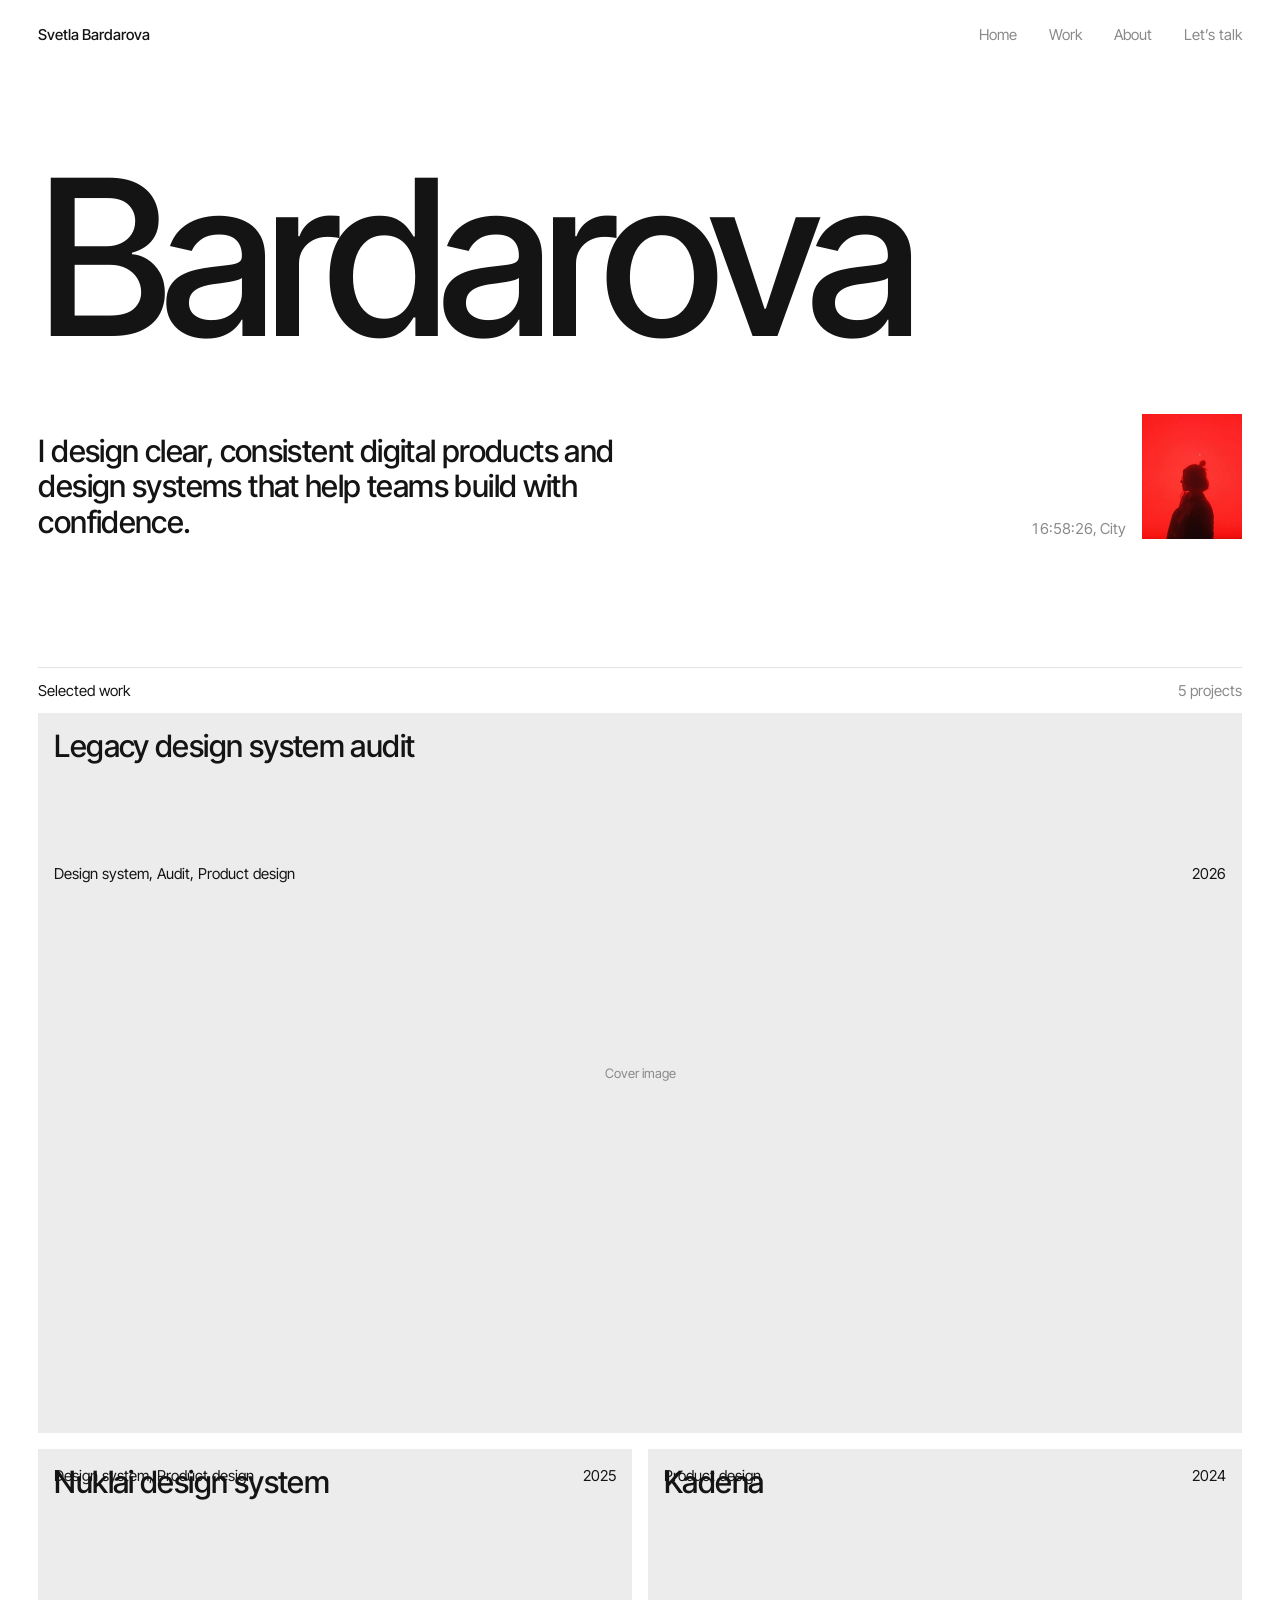
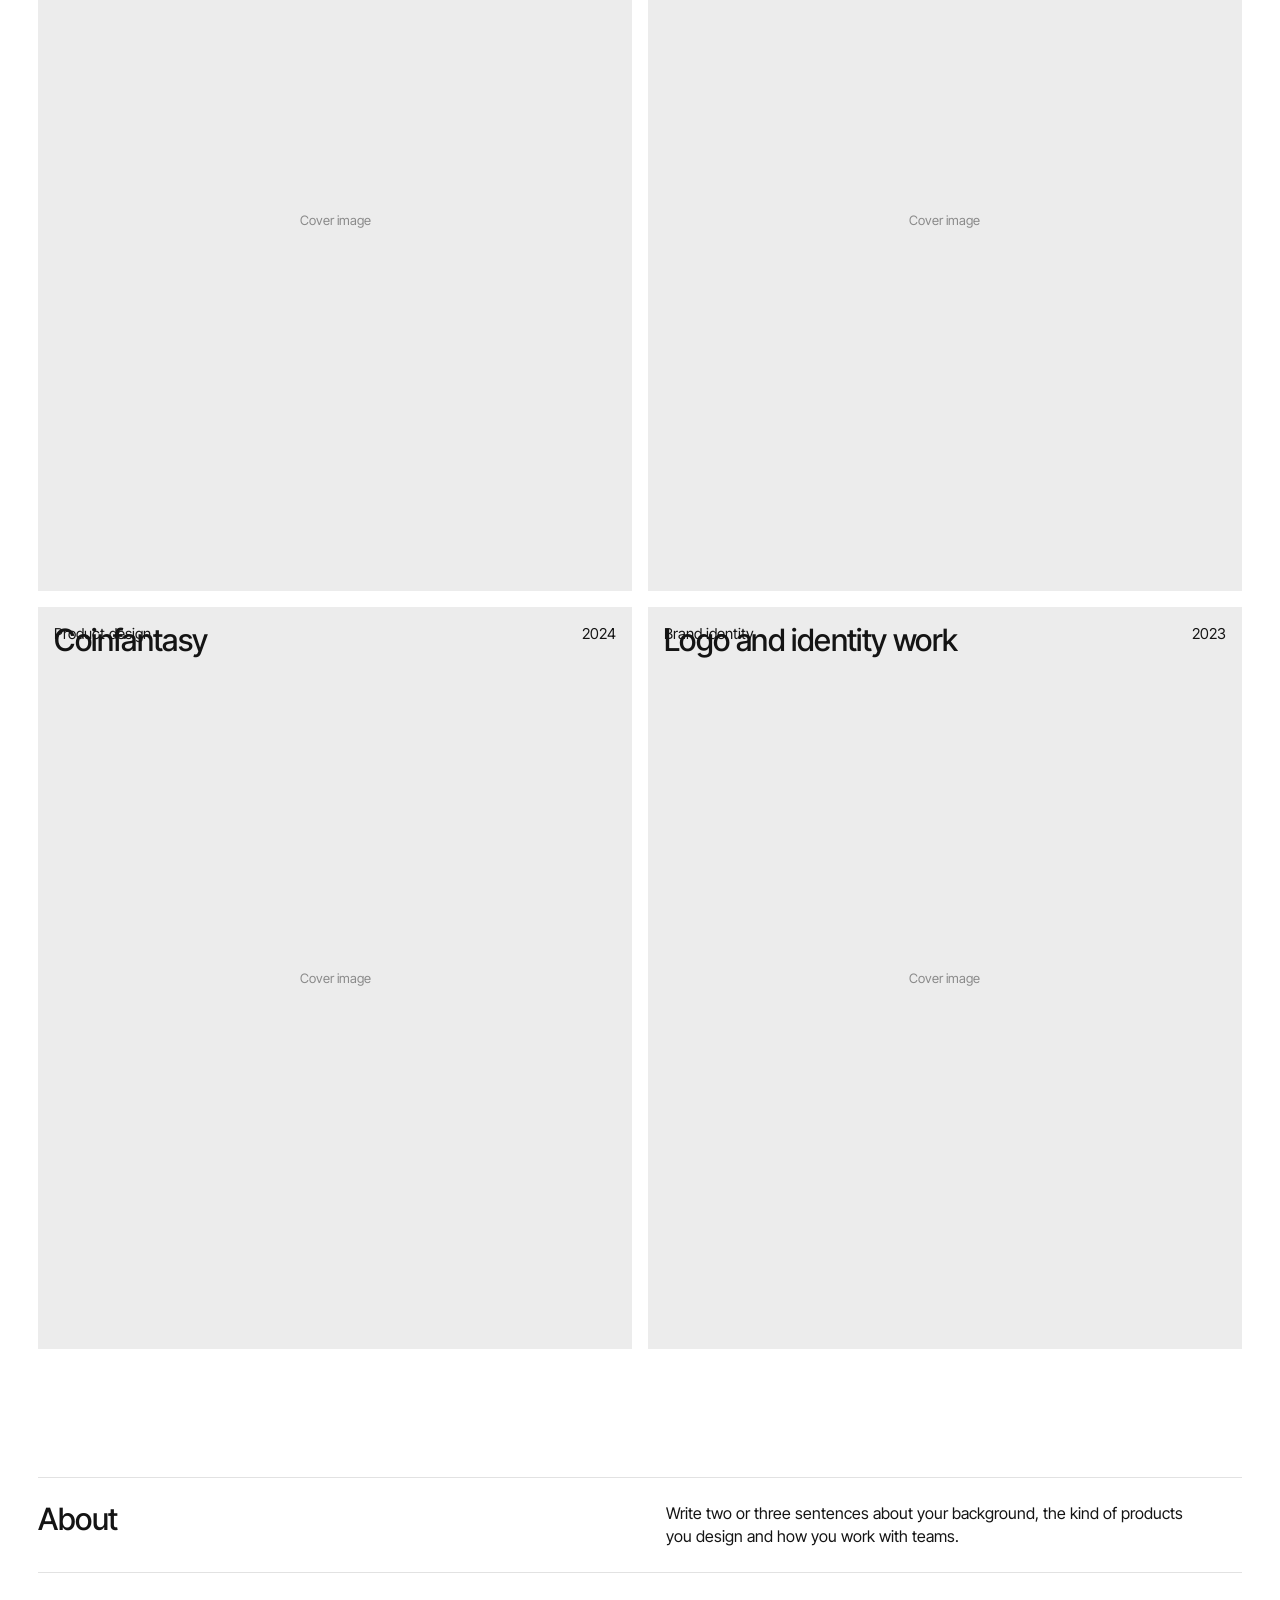
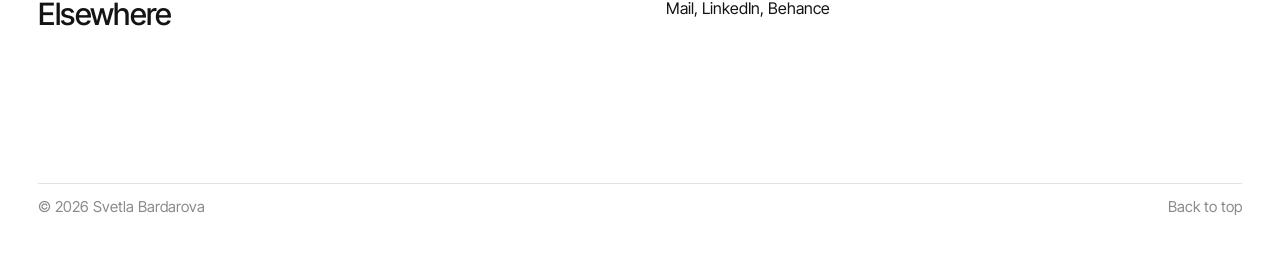
<file: Svetla Bardarova.html>
<!DOCTYPE html>
<html lang="en">
<head>
<meta charset="utf-8">
<meta name="viewport" content="width=device-width, initial-scale=1, viewport-fit=cover">
<title>Svetla Bardarova</title>
<meta name="description" content="Svetla Bardarova is a product designer working across design systems, interfaces and brand identity.">
<link rel="preconnect" href="https://fonts.googleapis.com">
<link rel="preconnect" href="https://fonts.gstatic.com" crossorigin>
<link href="https://fonts.googleapis.com/css2?family=Inter+Tight:wght@400;500&display=swap" rel="stylesheet">
<style>
:root{
  --bg:#ffffff; --fg:#141414; --mute:#8a8a8a; --tile:#ececec; --line:#e2e2e2;
  color-scheme:light; box-sizing:border-box;
  padding-top:env(safe-area-inset-top,0px); padding-bottom:env(safe-area-inset-bottom,0px);
}
@media (prefers-color-scheme:dark){
  :root:not([data-theme="light"]){--bg:#101010;--fg:#f1f1f1;--mute:#7d7d7d;--tile:#1d1d1d;--line:#262626;color-scheme:dark}
}
:root[data-theme="dark"]{--bg:#101010;--fg:#f1f1f1;--mute:#7d7d7d;--tile:#1d1d1d;--line:#262626;color-scheme:dark}
html{scroll-padding-top:env(safe-area-inset-top,0px)}
*,*::before,*::after{box-sizing:border-box}
body{margin:0;background:var(--bg);color:var(--fg);font:400 15px/1.4 "Inter Tight",system-ui,-apple-system,"Helvetica Neue",Arial,sans-serif;-webkit-font-smoothing:antialiased}
a{color:inherit;text-decoration:none}
a:hover{text-decoration:underline;text-underline-offset:3px}
:focus-visible{outline:2px solid var(--fg);outline-offset:3px}
.wrap{max-width:1400px;margin:0 auto;padding:24px clamp(16px,3vw,40px) 40px}
.top{display:flex;justify-content:space-between;gap:16px;align-items:baseline}
.nav{display:flex;gap:clamp(16px,3vw,32px)}
.nav a{color:var(--mute)}
.nav a:hover{color:var(--fg)}
.portrait{display:block;width:100px;height:125px;object-fit:cover}
.top .name{font-weight:500}
.top .role,.meta{color:var(--mute)}
.intro{margin:clamp(56px,12vw,160px) 0 0;max-width:22em;font-size:clamp(26px,4.2vw,58px);line-height:1.08;letter-spacing:-.025em;font-weight:500}
.more{display:none}
.more.open{display:inline}
.toggle{font:inherit;color:var(--mute);background:none;border:0;padding:0;cursor:pointer;letter-spacing:inherit}
.toggle:hover{color:var(--fg)}
.contact{margin-top:32px;display:flex;gap:24px;flex-wrap:wrap}
.contact .time{color:var(--mute);font-variant-numeric:tabular-nums}
.work-head{margin:clamp(64px,10vw,140px) 0 12px;display:flex;justify-content:space-between;border-top:1px solid var(--line);padding-top:12px}
.grid{display:grid;grid-template-columns:repeat(2,1fr);gap:40px 16px}
.item a{display:block}
.tile{aspect-ratio:4/3;background:var(--tile);display:flex;align-items:center;justify-content:center;color:var(--mute);font-size:13px}
.cap{display:flex;justify-content:space-between;gap:12px;padding-top:8px}
.cap .yr{color:var(--mute)}
footer{margin-top:clamp(64px,10vw,140px);display:flex;justify-content:space-between;gap:16px;flex-wrap:wrap;border-top:1px solid var(--line);padding-top:12px;color:var(--mute)}
footer a:hover{color:var(--fg)}
.back{display:inline-block;margin:clamp(40px,8vw,96px) 0 24px;color:var(--mute)}
.c-top{display:grid;grid-template-columns:1fr 1fr;gap:clamp(24px,4vw,64px);align-items:start}
.c-cover{aspect-ratio:4/5}
.c-info{position:sticky;top:24px}
.c-info h1{margin:0 0 24px;font-size:clamp(40px,6vw,88px);line-height:1;letter-spacing:-.03em;font-weight:500}
.c-desc{margin:0;max-width:32em;font-size:17px;line-height:1.45}
.c-info dl{margin:40px 0 0}
.c-info dl div{display:grid;grid-template-columns:110px 1fr;gap:12px;padding:12px 0;border-top:1px solid var(--line)}
.c-info dt{color:var(--mute)}
.c-info dd{margin:0}
.c-gallery{display:grid;gap:16px;margin-top:16px}
.c-row{display:grid;gap:16px}
.c2{grid-template-columns:1fr 1fr}
.c-quote{margin:clamp(64px,10vw,140px) 0 0;padding:0}
.c-quote p{margin:0;max-width:28em;font-size:clamp(22px,3vw,40px);line-height:1.15;letter-spacing:-.02em;font-weight:500}
.c-by{margin-top:16px;color:var(--mute)}
.c-split{align-items:center;gap:clamp(24px,4vw,64px)}
.c-text h2{margin:0 0 16px;font-size:clamp(22px,2.4vw,32px);line-height:1.1;letter-spacing:-.02em;font-weight:500}
.c-text p{margin:0 0 28px;max-width:30em;font-size:16px;line-height:1.45}
.c-text table{width:100%;border-collapse:collapse;font-size:14px}
.c-text th,.c-text td{text-align:left;padding:10px 12px 10px 0;border-top:1px solid var(--line);vertical-align:top}
.c-text th{color:var(--mute);font-weight:400}
.c-end{margin-top:clamp(64px,10vw,140px)}
.c-endrow{display:grid;grid-template-columns:1fr 1fr;gap:clamp(24px,4vw,64px);padding:24px 0;border-top:1px solid var(--line)}
.c-endrow h2{margin:0;font-size:clamp(22px,2.4vw,32px);line-height:1.1;letter-spacing:-.02em;font-weight:500}
.c-endrow p{margin:0;max-width:34em;font-size:16px;line-height:1.45}
.c-endrow .c-quote{margin:0}
.c-endrow .c-quote p{font-size:clamp(20px,2.2vw,30px)}
@media (max-width:640px){.grid{grid-template-columns:1fr}.portrait{width:72px;height:90px}.c-split{grid-template-columns:1fr}.c-endrow{grid-template-columns:1fr}.c-top{grid-template-columns:1fr}.c-info{position:static}}
@media (prefers-reduced-motion:reduce){*{transition:none!important;animation:none!important}}
.wordmark{margin:clamp(40px,10vw,120px) 0 0;font-size:clamp(56px,17vw,280px);line-height:.85;letter-spacing:-.05em;font-weight:500}
.hero-row{display:grid;grid-template-columns:1fr 1fr;gap:clamp(24px,4vw,64px);margin-top:clamp(32px,5vw,64px);align-items:end}
.tag{margin:0;max-width:22em;font-size:clamp(20px,2.4vw,32px);line-height:1.15;letter-spacing:-.02em;font-weight:500}
.hero-side{display:flex;gap:16px;justify-content:flex-end;align-items:flex-end;text-align:right}
.hero-side .meta{font-variant-numeric:tabular-nums}
.stack{display:grid;grid-template-columns:1fr 1fr;gap:16px}
.card{display:flex;flex-direction:column;justify-content:space-between;position:relative;aspect-ratio:4/5}
.card.wide{grid-column:1/-1;aspect-ratio:auto;height:min(80vh,720px)}
.card:hover{text-decoration:none}
.card .tile{position:absolute;inset:0;aspect-ratio:auto}
.card .c-name,.card .c-foot{position:sticky;z-index:1}
.card .c-name{top:0;align-self:flex-start;padding:16px;font-size:clamp(20px,2.4vw,32px);line-height:1.1;letter-spacing:-.02em;font-weight:500}
.card .c-foot{bottom:0;display:flex;justify-content:space-between;gap:12px;padding:16px}
@media (max-width:640px){.hero-row{grid-template-columns:1fr}.hero-side{justify-content:space-between;text-align:left}.stack{grid-template-columns:1fr}.card,.card.wide{aspect-ratio:auto;height:70vh}}
</style>
</head>
<body>
<div class="wrap">
  <header class="top">
    <a class="name" href="#" data-go="top">Svetla Bardarova</a>
    <nav class="nav" aria-label="Main">
      <a href="#" data-go="top">Home</a>
      <a href="#" data-go="works">Work</a>
      <a href="#" data-go="about">About</a>
      <a href="mailto:your@email.com">Let’s talk</a>
    </nav>
  </header>

  <main>
    <div id="home">
    <section class="hero">
      <h1 class="wordmark">Bardarova</h1>
      <div class="hero-row">
        <p class="tag">I design clear, consistent digital products and design systems that help teams build with confidence.</p>
        <div class="hero-side"><span class="meta" id="clock">00:00:00, City</span><img class="portrait" src="[data-uri]" width="100" height="125" alt="Silhouette portrait lit in red"></div>
      </div>
    </section>
    <div id="works">
      <div class="work-head"><span>Selected work</span><span class="meta" id="count"></span></div>
      <section class="stack" id="grid" aria-label="Selected work"></section>
    </div>
    <div class="c-end" id="about">
      <div class="c-endrow"><h2>About</h2><p>Write two or three sentences about your background, the kind of products you design and how you work with teams.</p></div>
      <div class="c-endrow"><h2>Elsewhere</h2><p><a href="mailto:your@email.com">Mail</a>, <a href="https://www.linkedin.com/" rel="noopener">LinkedIn</a>, <a href="https://www.behance.net/" rel="noopener">Behance</a></p></div>
    </div>
    </div>
    <article id="case" hidden></article>
  </main>

  <footer>
    <span id="year"></span>
    <a href="#" id="top">Back to top</a>
  </footer>
</div>

<script>
// Edit these to update the page.
var CITY = "City";
var TIMEZONE = "UTC"; // e.g. "Europe/Lisbon"
// Each project opens its own case study page. Add desc and client to fill them in.
var PROJECTS = [
  {slug:"legacy-design-system", wide:true, name:"Legacy design system audit", year:"2026", services:"Design system, Audit, Product design"},
  {slug:"nuklai", name:"Nuklai design system", year:"2025", services:"Design system, Product design"},
  {slug:"kadena", name:"Kadena", year:"2024", services:"Product design"},
  {slug:"coinfantasy", name:"Coinfantasy", year:"2024", services:"Product design"},
  {slug:"logos", name:"Logo and identity work", year:"2023", services:"Brand identity"}
];

var grid = document.getElementById("grid");
PROJECTS.forEach(function(p,i){
  var a = document.createElement("a");
  a.className = "card" + (p.wide ? " wide" : ""); a.href = "#" + p.slug;
  a.innerHTML = '<div class="tile">Cover image</div><span class="c-name">'+p.name+'</span><div class="c-foot"><span>'+p.services+'</span><span>'+p.year+'</span></div>';
  grid.appendChild(a);
});
document.getElementById("count").textContent = PROJECTS.length + " projects";
document.getElementById("year").textContent = "© " + new Date().getFullYear() + " Svetla Bardarova";


function tick(){
  var s;
  try{
    s = new Intl.DateTimeFormat("en-GB",{hour:"2-digit",minute:"2-digit",second:"2-digit",hour12:false,timeZone:TIMEZONE}).format(new Date());
  }catch(e){ s = new Date().toTimeString().slice(0,8); }
  document.getElementById("clock").textContent = s + ", " + CITY;
}
tick(); setInterval(tick,1000);

var DESC = "Add a short description of the project: the problem, your role and the result.";
// Image rows are arrays of aspect ratios. Split rows put text and a table beside an image (img: "left" or "right").
var ROWS = [["4/3"],{t:0,img:"left"},["3/4","3/4"],{t:1,img:"right"},["4/3"],["4/3","4/3"]];
var BLOCKS = [
  {title:"Context", text:"Describe the starting point: the product, the team and the problem you were asked to solve.", table:[["Area","Before","After"],["Components","Add detail","Add detail"],["Tokens","Add detail","Add detail"],["Documentation","Add detail","Add detail"]]},
  {title:"Approach", text:"Explain the decisions you made and why, and how you worked with developers and other designers.", table:[["Phase","Focus","Outcome"],["Audit","Add detail","Add detail"],["Rebuild","Add detail","Add detail"],["Rollout","Add detail","Add detail"]]}
];
var home = document.getElementById("home"), cs = document.getElementById("case");
function card(p){
  return '<article class="item"><a href="#'+p.slug+'"><div class="tile">Cover image</div><div class="cap"><span>'+p.name+'</span><span class="yr">'+p.year+'</span></div></a></article>';
}
function render(p){
  var i = PROJECTS.indexOf(p);
  var more = [PROJECTS[(i+1)%PROJECTS.length], PROJECTS[(i+2)%PROJECTS.length]];
  var rows = ROWS.map(function(r){
    if(!Array.isArray(r)){
      var b = BLOCKS[r.t];
      var im = '<div class="tile" style="aspect-ratio:4/5">Image</div>';
      var tb = '<table><thead><tr>'+b.table[0].map(function(c){return '<th>'+c+'</th>';}).join("")+'</tr></thead><tbody>'+b.table.slice(1).map(function(row){return '<tr>'+row.map(function(c){return '<td>'+c+'</td>';}).join("")+'</tr>';}).join("")+'</tbody></table>';
      var tx = '<div class="c-text"><h2>'+b.title+'</h2><p>'+b.text+'</p>'+tb+'</div>';
      return '<div class="c-row c2 c-split">'+(r.img==="left" ? im+tx : tx+im)+'</div>';
    }
    return '<div class="c-row c'+r.length+'">'+r.map(function(a){return '<div class="tile" style="aspect-ratio:'+a+'">Image</div>';}).join("")+'</div>';
  }).join("");
  cs.innerHTML = '<a class="back" href="#">All work</a>'
    + '<div class="c-top"><div class="tile c-cover">Cover image</div><div class="c-info"><h1>'+p.name+'</h1><p class="c-desc">'+(p.desc||DESC)+'</p>'
    + '<dl><div><dt>Year</dt><dd>'+p.year+'</dd></div><div><dt>Client</dt><dd>'+(p.client||"Client name")+'</dd></div><div><dt>Services</dt><dd>'+p.services+'</dd></div></dl></div></div>'
    + '<div class="c-gallery">'+rows+'</div>'
    + '<div class="c-end">'
    + '<div class="c-endrow"><h2>Outcome</h2><p>Summarise the result: what changed, who it helped and any numbers you can share.</p></div>'
    + '<div class="c-endrow"><h2>Reflection</h2><p>Close with what you learned and what you would do differently next time.</p></div>'
    + '<div class="c-endrow"><h2>Review</h2><blockquote class="c-quote"><p>Add a short quote from a colleague or client.</p><div class="c-by">Name, role</div></blockquote></div>'
    + '</div>'
    + '<div class="work-head"><span>More work</span><a href="#">See all</a></div><div class="grid">'+more.map(card).join("")+'</div>';
}
function route(){
  var s = location.hash.slice(1);
  var p = PROJECTS.filter(function(x){return x.slug===s;})[0];
  if(p){ render(p); home.hidden = true; cs.hidden = false; document.title = p.name + " – Svetla Bardarova"; }
  else { home.hidden = false; cs.hidden = true; document.title = "Svetla Bardarova"; }
  if(pending){ go(); } else { window.scrollTo(0,0); }
}
var pending = null;
function go(){
  var el = pending && pending !== "top" ? document.getElementById(pending) : null;
  if(el){ el.scrollIntoView(); } else { window.scrollTo(0,0); }
  pending = null;
}
document.querySelectorAll("[data-go]").forEach(function(a){
  a.addEventListener("click", function(e){
    e.preventDefault(); pending = a.getAttribute("data-go");
    if(location.hash){ location.hash = ""; } else { go(); }
  });
});
window.addEventListener("hashchange", route);
route();
document.getElementById("top").addEventListener("click", function(e){ e.preventDefault(); window.scrollTo({top:0}); });
</script>
</body>
</html>
</file>
